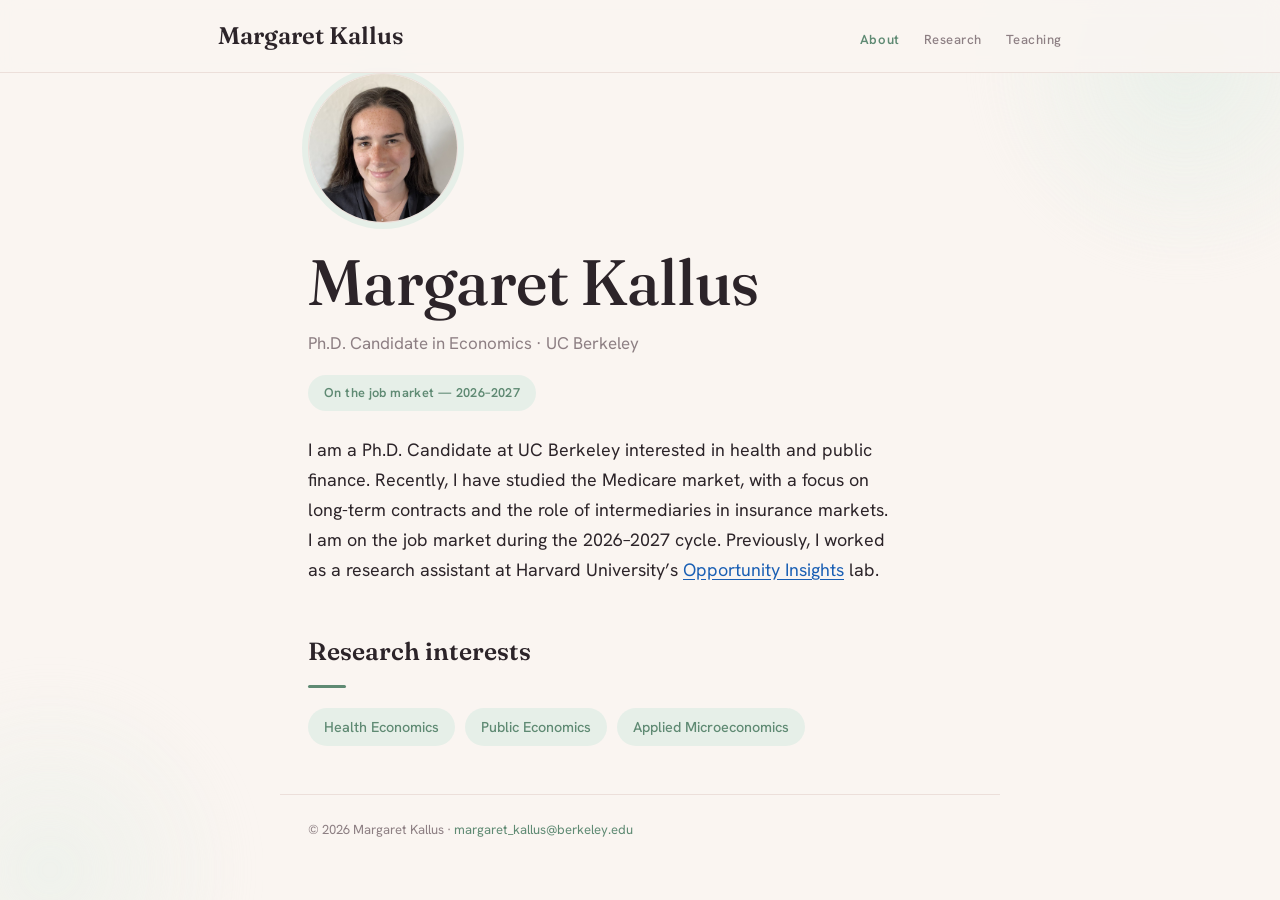
<file: index.html>
<!DOCTYPE html>
<html lang="en">
<head>
<meta charset="UTF-8">
<meta name="viewport" content="width=device-width, initial-scale=1.0">
<title>Margaret Kallus — Economics</title>
<meta name="description" content="Margaret Kallus, Ph.D. Candidate in Economics at UC Berkeley. On the academic job market, 2026–2027.">
<link rel="preconnect" href="https://fonts.googleapis.com">
<link rel="preconnect" href="https://fonts.gstatic.com" crossorigin>
<link href="https://fonts.googleapis.com/css2?family=Fraunces:ital,opsz,wght@0,9..144,400;0,9..144,500;0,9..144,600;0,9..144,700;1,9..144,400&family=Hanken+Grotesk:wght@300;400;500;600;700&display=swap" rel="stylesheet">
<link rel="stylesheet" href="style.css?v=3">
</head>
<body>
  <header class="topbar">
    <div class="bar-inner">
      <a class="wordmark" href="index.html">Margaret Kallus</a>
      <nav class="nav">
        <a href="index.html" class="active">About</a>
        <a href="research.html">Research</a>
        <a href="teaching.html">Teaching</a>
      </nav>
    </div>
  </header>

  <main class="wrap">
    <section class="hero reveal">
      <div class="photo"><img src="headshot.jpg" alt="Margaret Kallus" width="150" height="150"></div>
      <h1 class="name">Margaret Kallus</h1>
      <p class="role">Ph.D. Candidate in Economics · UC Berkeley</p>
      <span class="status">On the job market — 2026–2027</span>
      <p class="lede">I am a Ph.D. Candidate at UC Berkeley interested in health and public finance. Recently, I have studied the Medicare market, with a focus on long-term contracts and the role of intermediaries in insurance markets. I am on the job market during the 2026–2027 cycle. Previously, I worked as a research assistant at Harvard University’s <a href="https://opportunityinsights.org/" target="_blank" rel="noopener">Opportunity Insights</a> lab.</p>
    </section>

    <section class="section reveal" style="animation-delay:.08s">
      <h2 class="sec-title">Research interests</h2>
      <div class="tags">
        <span class="tag">Health Economics</span>
        <span class="tag">Public Economics</span>
        <span class="tag">Applied Microeconomics</span>
      </div>
    </section>
  </main>

  <footer class="site-footer">© 2026 Margaret Kallus · <a href="mailto:margaret_kallus@berkeley.edu">margaret_kallus@berkeley.edu</a></footer>
</body>
</html>
</file>
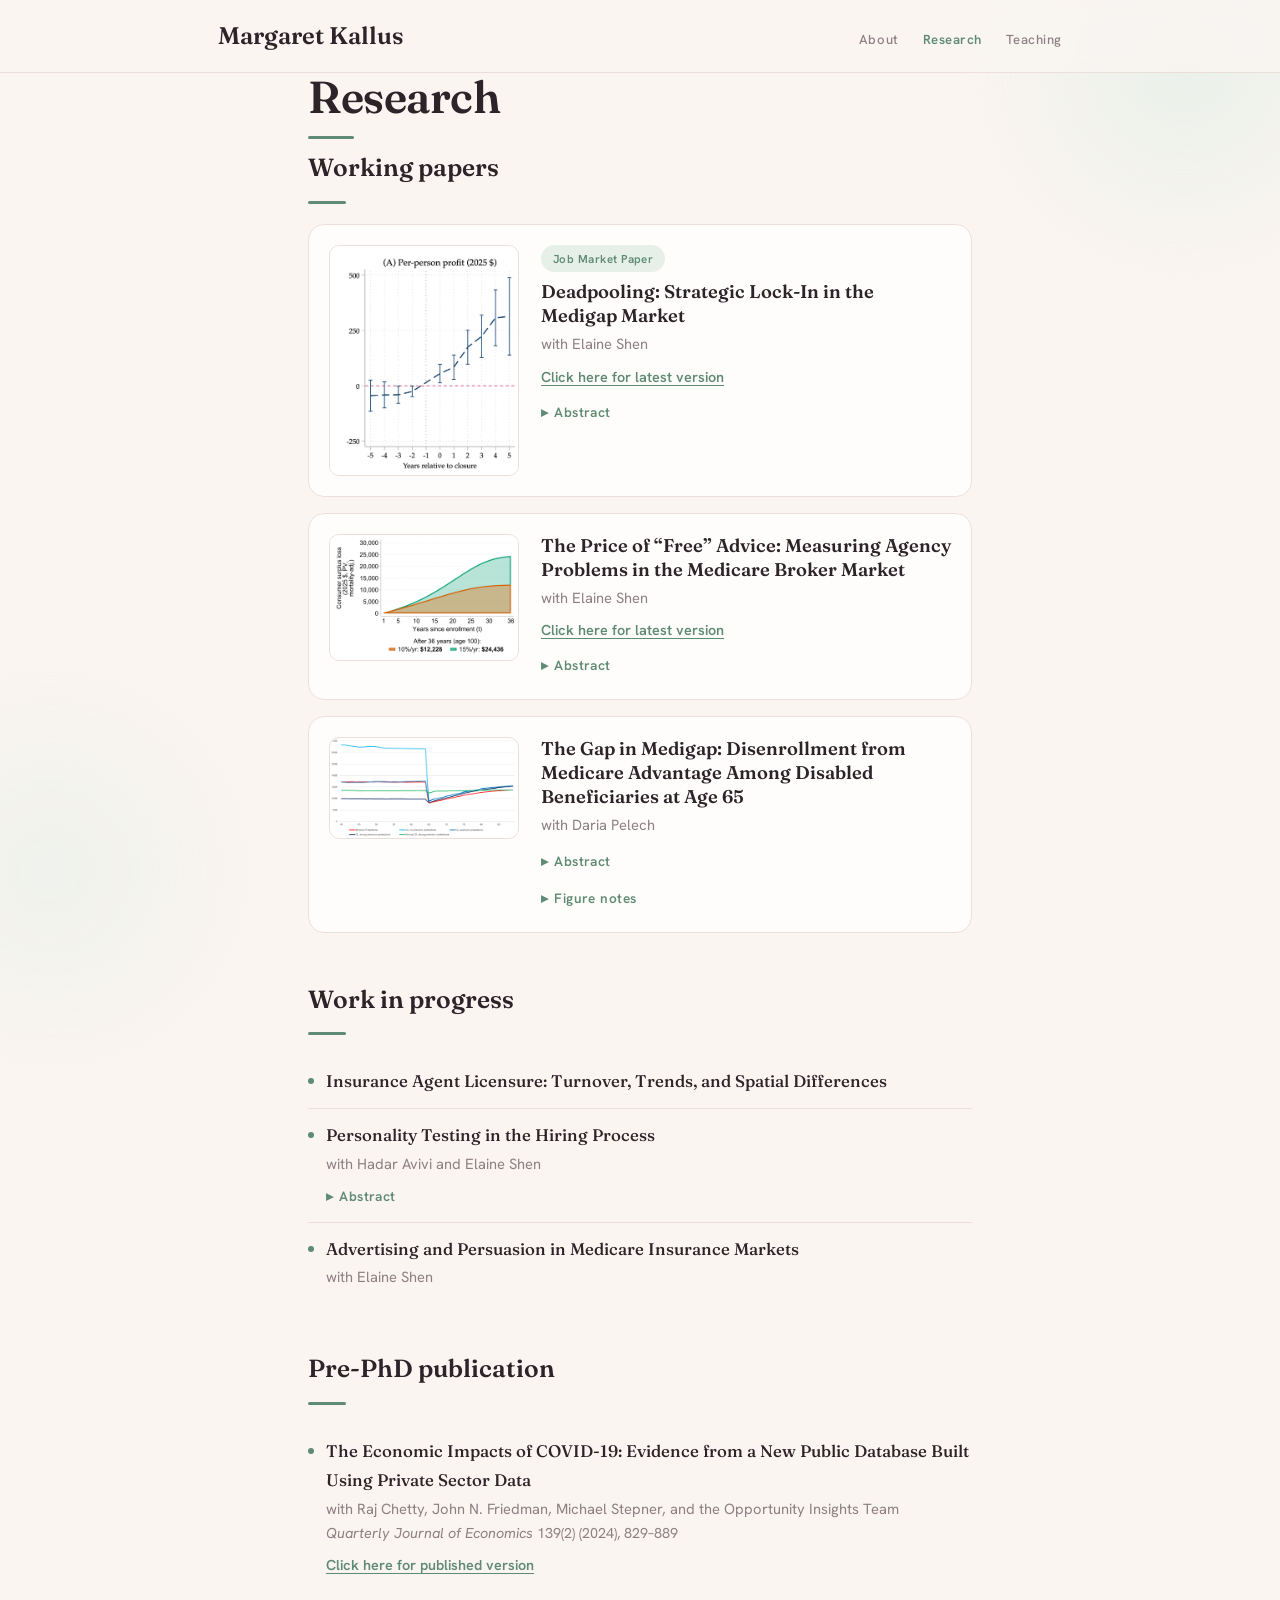
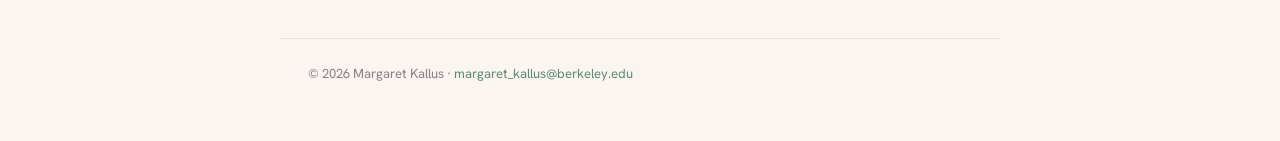
<file: research.html>
<!DOCTYPE html>
<html lang="en">
<head>
<meta charset="UTF-8">
<meta name="viewport" content="width=device-width, initial-scale=1.0">
<title>Research — Margaret Kallus</title>
<link rel="preconnect" href="https://fonts.googleapis.com">
<link rel="preconnect" href="https://fonts.gstatic.com" crossorigin>
<link href="https://fonts.googleapis.com/css2?family=Fraunces:ital,opsz,wght@0,9..144,400;0,9..144,500;0,9..144,600;0,9..144,700;1,9..144,400&family=Hanken+Grotesk:wght@300;400;500;600;700&display=swap" rel="stylesheet">
<link rel="stylesheet" href="style.css?v=3">
</head>
<body>
  <header class="topbar">
    <div class="bar-inner">
      <a class="wordmark" href="index.html">Margaret Kallus</a>
      <nav class="nav">
        <a href="index.html">About</a>
        <a href="research.html" class="active">Research</a>
        <a href="teaching.html">Teaching</a>
      </nav>
    </div>
  </header>

  <main class="wrap">
    <h1 class="page-title reveal">Research</h1>
    <h2 class="sec-title reveal" style="animation-delay:.04s">Working papers</h2>

    <article class="paper reveal" style="animation-delay:.06s">
      <div class="paper-img"><img src="images/deadpooling.png" alt="Event study: per-person profit rises after a Medigap block closes (Figure 7, panel A)" loading="lazy"></div>
      <div class="paper-body">
        <span class="paper-badge">Job Market Paper</span>
        <h3 class="paper-title">Deadpooling: Strategic Lock-In in the Medigap Market</h3>
        <p class="paper-authors">with Elaine Shen</p>
        <p class="paper-link"><a href="Kallus_JMP_draft.pdf">Click here for latest version</a></p>
        <details>
          <summary>Abstract</summary>
          <p>One way to induce low-risk consumers to purchase insurance is to ask them to make long-term choices, as risk is usually more uncertain over longer horizons. However, if there are barriers to switching between insurers, long-term contracts can give firms ex-post market power over their enrollees. In the Medigap market, regulators prevent adverse selection by locking people in to their plan; after an initial enrollment window, insurers may reject applicants who fail medical underwriting, so most enrollees have only one opportunity to shop. We show that insurers profit from this lock-in through corporate structure. Linking two decades of Medigap filings to parent–subsidiary ownership records, we document deadpooling. In this practice, one subsidiary closes a plan to new enrollees, a sister subsidiary opens a replacement for healthy applicants, and premiums rise on the enrollees left behind. From 2006–2020, 17.6% of Medigap life-years are spent in plans that deadpool. Using a Callaway–Sant’Anna staggered difference-in-differences design, we find that an enrollee who stays in their plan pays $762 more in premiums five years after closure than if their plan had not closed. Including switching costs and lost coverage, seniors lose $1.67 in consumer surplus per dollar of insurer gain. With variation from the staggered adoption of switching laws in six states, we find that allowing enrollees to switch plans annually reduces enrollment in deadpooling plans by 18%. A calibrated model shows that policies that do not rely on consumer attention may better improve market outcomes.</p>
        </details>
      </div>
    </article>

    <article class="paper reveal" style="animation-delay:.08s">
      <div class="paper-img"><img src="images/broker_advice.png" alt="Cumulative consumer surplus loss from dominated broker recommendations over years since enrollment" loading="lazy"></div>
      <div class="paper-body">
        <h3 class="paper-title">The Price of “Free” Advice: Measuring Agency Problems in the Medicare Broker Market</h3>
        <p class="paper-authors">with Elaine Shen</p>
        <p class="paper-link"><a href="https://www.elaine-shen.com/jmp/">Click here for latest version</a></p>
        <details>
          <summary>Abstract</summary>
          <p>Consumers turn to experts because they cannot evaluate complex choices, yet these same frictions can leave them unable to evaluate the experts themselves. Agency problems can therefore persist even in competitive, highly regulated markets. We study this problem in the Medicare insurance broker market, a market serving almost 70 million seniors and individuals with disabilities. We conduct an audit study where we hire senior “secret shoppers” to make 637 calls to randomly assigned brokers. Brokers provide at least one misaligned recommendation on 52% of calls and dominated recommendations can cost seniors over $12,000 in present-value lifetime wealth. A natural experiment eliminating broker commissions reduces steering towards a higher-commission plan by 21p.p., but does not eliminate it. A treatment variation designed to increase perceived competition by signaling that seniors will collect multiple recommendations causes brokers to recommend lower-priced plans. Competing on price, however, may also lower plan quality and consumer surplus. Using a structural model to estimate counterfactual policies, we find that supply-side reforms such as equalizing commissions and directing seniors to more experienced brokers lead to larger gains in consumer surplus than policies that can be directly implemented by seniors themselves (e.g. consumer feedback and competitive pressure). The findings highlight limitations to using consumer choice and competition to discipline markets for complex products.</p>
        </details>
      </div>
    </article>

    <article class="paper reveal" style="animation-delay:.1s">
      <div class="paper-img"><img src="images/medigap_premiums_by_age.png" alt="Average annual Medigap premiums by age, grouped by states’ Medigap consumer protections: premiums before 65 vary widely across state groups and converge after 65" loading="lazy"></div>
      <div class="paper-body">
        <h3 class="paper-title">The Gap in Medigap: Disenrollment from Medicare Advantage Among Disabled Beneficiaries at Age 65</h3>
        <p class="paper-authors">with Daria Pelech</p>
        <details>
          <summary>Abstract</summary>
          <p>Medicare provides essential coverage for roughly 7 million disabled individuals, but fee-for-service Medicare’s cost sharing can expose beneficiaries to substantial financial risk. Medigap plans help cover these costs, yet access for beneficiaries under age 65 varies widely among states. Some states don’t require insurers to offer Medigap coverage to younger beneficiaries; others permit substantially higher premiums.</p>
          <p>We combined Medigap premium data with beneficiary-level enrollment records to examine how Medigap policies affect coverage decisions. At age 65, all Medicare beneficiaries have guaranteed issue rights in Medigap; insurers must offer Medigap coverage without health-based underwriting. Using this policy change and variation in state regulations, we tested whether disabled beneficiaries disenrolled from Medicare Advantage (MA), Medigap’s primary substitute.</p>
          <p>Among disabled beneficiaries enrolled in MA for at least one year, disenrollment at age 65 was roughly three times the baseline rate and varied substantially by state policy. Disenrollment increased most in states with limited Medigap access before age 65 and was lower where regulations expanded access and affordability. These findings suggest that Medigap policies significantly influence coverage choices among disabled Medicare beneficiaries.</p>
        </details>
        <details>
          <summary>Figure notes</summary>
          <p>Source: Authors’ analyses of CSG, Mark Farrah, and Medicare data. Notes: The figure shows average annual enrollment-weighted Medigap premiums by age in the sample, grouped based on states’ Medigap consumer protections. CSG premiums are weighted using enrollment from Mark Farrah data by state, year, plan letter, and company. Premiums are then assigned to Medicare beneficiaries based on their age, sex, zip code, and year. All premiums are for non-smokers during guaranteed issue periods.</p>
        </details>
      </div>
    </article>

    <section class="section">
      <h2 class="sec-title reveal" style="animation-delay:.12s">Work in progress</h2>
      <ul class="wip reveal" style="animation-delay:.14s">
        <li><span class="wip-title">Insurance Agent Licensure: Turnover, Trends, and Spatial Differences</span></li>
        <li>
          <span class="wip-title">Personality Testing in the Hiring Process</span> <span class="paper-authors">with Hadar Avivi and Elaine Shen</span>
          <details>
            <summary>Abstract</summary>
            <p>In recent years many firms have begun using personality assessments to screen job applicants; however, the effectiveness of such screens has not been tested. We study the effectiveness of these tests using proprietary data from a large personality assessment provider.</p>
          </details>
        </li>
        <li><span class="wip-title">Advertising and Persuasion in Medicare Insurance Markets</span> <span class="paper-authors">with Elaine Shen</span></li>
      </ul>
    </section>

    <section class="section">
      <h2 class="sec-title reveal" style="animation-delay:.16s">Pre-PhD publication</h2>
      <ul class="wip reveal" style="animation-delay:.18s">
        <li>
          <span class="wip-title">The Economic Impacts of COVID-19: Evidence from a New Public Database Built Using Private Sector Data</span>
          <span class="paper-authors">with Raj Chetty, John N. Friedman, Michael Stepner, and the Opportunity Insights Team</span>
          <span class="paper-venue"><em>Quarterly Journal of Economics</em> 139(2) (2024), 829–889</span>
          <p class="paper-link"><a href="https://doi.org/10.1093/qje/qjad048">Click here for published version</a></p>
        </li>
      </ul>
    </section>
  </main>

  <footer class="site-footer">© 2026 Margaret Kallus · <a href="mailto:margaret_kallus@berkeley.edu">margaret_kallus@berkeley.edu</a></footer>
</body>
</html>
</file>
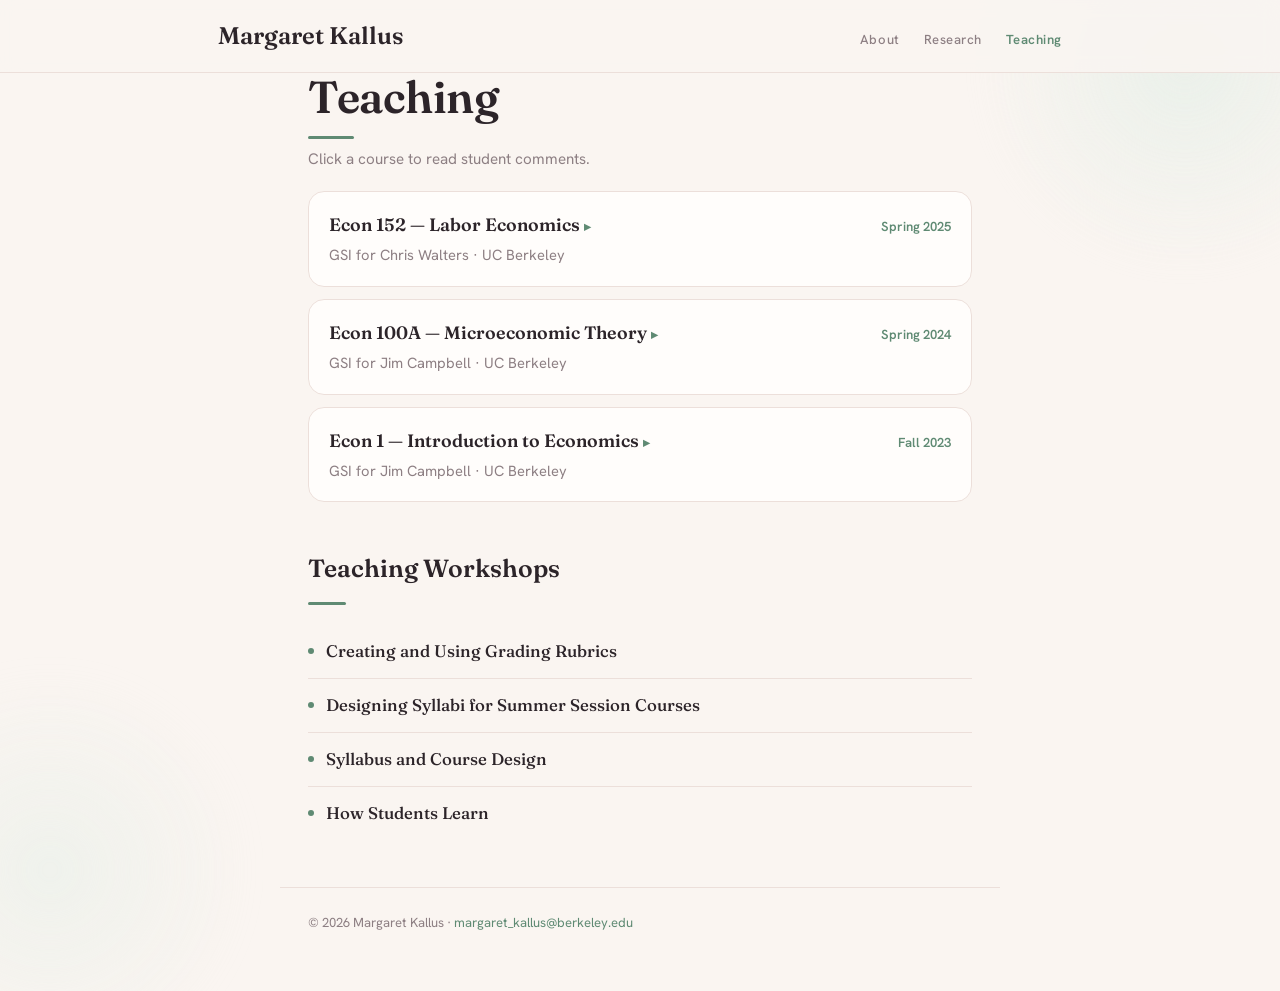
<file: teaching.html>
<!DOCTYPE html>
<html lang="en">
<head>
<meta charset="UTF-8">
<meta name="viewport" content="width=device-width, initial-scale=1.0">
<title>Teaching — Margaret Kallus</title>
<link rel="preconnect" href="https://fonts.googleapis.com">
<link rel="preconnect" href="https://fonts.gstatic.com" crossorigin>
<link href="https://fonts.googleapis.com/css2?family=Fraunces:ital,opsz,wght@0,9..144,400;0,9..144,500;0,9..144,600;0,9..144,700;1,9..144,400&family=Hanken+Grotesk:wght@300;400;500;600;700&display=swap" rel="stylesheet">
<link rel="stylesheet" href="style.css?v=3">
</head>
<body>
  <header class="topbar">
    <div class="bar-inner">
      <a class="wordmark" href="index.html">Margaret Kallus</a>
      <nav class="nav">
        <a href="index.html">About</a>
        <a href="research.html">Research</a>
        <a href="teaching.html" class="active">Teaching</a>
      </nav>
    </div>
  </header>

  <main class="wrap">
    <h1 class="page-title reveal">Teaching</h1>
    <p class="page-note reveal" style="animation-delay:.04s">Click a course to read student comments.</p>
    <div class="reveal" style="animation-delay:.06s">
      <details class="course">
        <summary class="course-sum">
          <div class="course-head">
            <div><div class="cname">Econ 152 — Labor Economics</div><div class="cmeta">GSI for Chris Walters · UC Berkeley</div></div>
            <div class="cterm">Spring 2025</div>
          </div>
        </summary>
        <div class="quotes">
          <p class="quotes-label">What students said</p>
          <blockquote>“Margaret was very good at helping during office hours and explaining how to attempt problem sets.”</blockquote>
          <blockquote>“Super attentive towards students’ questions and explained material thoroughly.”</blockquote>
        </div>
      </details>
      <details class="course">
        <summary class="course-sum">
          <div class="course-head">
            <div><div class="cname">Econ 100A — Microeconomic Theory</div><div class="cmeta">GSI for Jim Campbell · UC Berkeley</div></div>
            <div class="cterm">Spring 2024</div>
          </div>
        </summary>
        <div class="quotes">
          <p class="quotes-label">What students said</p>
          <blockquote>“Margaret is the best. She cared deeply for all of us and prepared us for the midterms extremely well. She is a gem. She connected with us and made her passion for economics and teaching clear.”</blockquote>
          <blockquote>“Margaret was extremely good at pacing the material, making sure everyone understood, and showing lots of patience.”</blockquote>
          <blockquote>“The GSI always tried to make the class environment engaging and inclusive by checking in with the students and pausing to make sure everyone understood the concepts. … She also provided positive, constructive feedback when students were doing presentations and shared their thoughts.”</blockquote>
        </div>
      </details>
      <details class="course">
        <summary class="course-sum">
          <div class="course-head">
            <div><div class="cname">Econ 1 — Introduction to Economics</div><div class="cmeta">GSI for Jim Campbell · UC Berkeley</div></div>
            <div class="cterm">Fall 2023</div>
          </div>
        </summary>
        <div class="quotes">
          <p class="quotes-label">What students said</p>
          <blockquote>“Margaret always listened to the students in section about what we wanted to focus on and needed more help on. She started doing a review of lecture terms at the start of every section, which was very helpful. … In addition, Margaret is a very lovely person and was always nice and fun to be around. Amazing section!”</blockquote>
          <blockquote>“Margaret did a really good job at taking feedback from her students in making sure that the learning style implemented in section was actually beneficial. … she did not stop until she felt everyone’s needs were met while still being open to feedback.”</blockquote>
          <blockquote>“Attend discussion! Margaret is a really good GSI and I really enjoyed being a part of her discussion section.”</blockquote>
        </div>
      </details>
    </div>

    <section class="section">
      <h2 class="sec-title reveal" style="animation-delay:.08s">Teaching Workshops</h2>
      <ul class="wip reveal" style="animation-delay:.1s">
        <li><span class="wip-title">Creating and Using Grading Rubrics</span></li>
        <li><span class="wip-title">Designing Syllabi for Summer Session Courses</span></li>
        <li><span class="wip-title">Syllabus and Course Design</span></li>
        <li><span class="wip-title">How Students Learn</span></li>
      </ul>
    </section>
  </main>

  <footer class="site-footer">© 2026 Margaret Kallus · <a href="mailto:margaret_kallus@berkeley.edu">margaret_kallus@berkeley.edu</a></footer>
</body>
</html>
</file>
<file: style.css>
/* =========================================================
   Margaret Kallus — modern / lightly feminine (sage)
   Fraunces (display) + Hanken Grotesk (body)
   ========================================================= */
:root {
  --bg:#faf5f1; --surface:#fffdfb; --ink:#2c2429; --muted:#8d7f83; --line:#ecdfda;
  --accent:#5f8a73; --accent-soft:#e6efe8;
  --disp:'Fraunces', serif; --body:'Hanken Grotesk', sans-serif;
}
*, *::before, *::after { box-sizing: border-box; margin: 0; padding: 0; }

html { scroll-behavior: smooth; }
body {
  background: var(--bg); color: var(--ink); font-family: var(--body);
  line-height: 1.68; -webkit-font-smoothing: antialiased; text-rendering: optimizeLegibility;
  position: relative; overflow-x: hidden; min-height: 100vh;
}
body::before {
  content:""; position: fixed; top:-150px; right:-120px; width: 430px; height: 430px;
  background: radial-gradient(circle, var(--accent-soft), transparent 68%);
  filter: blur(14px); opacity: .8; z-index: 0; pointer-events: none;
}
body::after {
  content:""; position: fixed; bottom:-170px; left:-150px; width: 400px; height: 400px;
  background: radial-gradient(circle, var(--accent-soft), transparent 70%);
  filter: blur(16px); opacity: .55; z-index: 0; pointer-events: none;
}

/* ---------- NAV ---------- */
.topbar {
  position: sticky; top: 0; z-index: 50;
  background: rgba(250,245,241,.86); backdrop-filter: blur(10px);
  border-bottom: 1px solid var(--line);
}
.bar-inner {
  max-width: 900px; margin: 0 auto; padding: 16px 28px;
  display: flex; align-items: baseline; justify-content: space-between; gap: 20px; flex-wrap: wrap;
}
.wordmark { font-family: var(--disp); font-size: 1.5rem; font-weight: 600; text-decoration: none; color: var(--ink); }
.nav { display: flex; gap: 24px; }
.nav a {
  text-decoration: none; color: var(--muted); font-size: .82rem; letter-spacing: .04em;
  font-weight: 500; transition: color .2s;
}
.nav a:hover { color: var(--ink); }
.nav a.active { color: var(--accent); font-weight: 600; }

/* ---------- LAYOUT ---------- */
.wrap { max-width: 720px; margin: 0 auto; padding: 0 28px; position: relative; z-index: 1; }
main { padding: 54px 0 20px; }

.page-title { font-family: var(--disp); font-weight: 600; font-size: clamp(2.2rem, 5vw, 2.8rem); line-height: 1.05; letter-spacing: -.01em; }
.page-title::after { content:""; display:block; width: 46px; height: 3px; border-radius: 3px; background: var(--accent); margin-top: 16px; margin-bottom: 8px; }

/* ---------- HERO (home) ---------- */
.photo {
  width: 150px; height: 150px; border-radius: 50%; background: var(--surface); overflow: hidden;
  border: 1px solid var(--line); box-shadow: 0 0 0 6px var(--accent-soft);
  display: grid; place-items: center; color: var(--muted); font-size: .68rem;
  letter-spacing: .08em; text-transform: uppercase; text-align: center; line-height: 1.4;
  margin-bottom: 26px;
}
.photo img { width: 100%; height: 100%; object-fit: cover; display: block; }
.name { font-family: var(--disp); font-weight: 500; font-size: clamp(2.7rem, 7vw, 4rem); line-height: 1.02; letter-spacing: -.01em; }
.role { color: var(--muted); margin-top: 14px; font-size: 1.06rem; }
.status {
  display: inline-block; margin-top: 18px; background: var(--accent-soft); color: var(--accent);
  font-weight: 600; font-size: .8rem; letter-spacing: .03em; padding: 7px 16px; border-radius: 999px;
}
.lede { margin-top: 24px; max-width: 58ch; font-size: 1.12rem; }
.lede + .lede { margin-top: 14px; }

/* ---------- SECTIONS ---------- */
.section { margin-top: 46px; }
.sec-title { font-family: var(--disp); font-weight: 600; font-size: 1.55rem; }
.sec-title::after { content:""; display:block; width: 38px; height: 3px; border-radius: 3px; background: var(--accent); margin-top: 12px; margin-bottom: 20px; }

.tags { display: flex; flex-wrap: wrap; gap: 10px; }
.tag { font-size: .9rem; font-weight: 500; padding: 7px 16px; border-radius: 999px; background: var(--accent-soft); color: var(--accent); }

.coming { color: var(--muted); font-size: 1.12rem; font-style: italic; }

/* ---------- RESEARCH ---------- */
.paper {
  background: var(--surface); border: 1px solid var(--line); border-radius: 16px;
  padding: 20px; margin-bottom: 16px; display: grid; grid-template-columns: 190px minmax(0, 1fr); gap: 22px;
  align-items: start; transition: box-shadow .2s ease, border-color .2s;
}
.paper-noimg { grid-template-columns: minmax(0, 1fr); }
.paper:hover { box-shadow: 0 8px 24px rgba(44,36,41,.06); border-color: var(--accent); }
.paper-img { display: block; border-radius: 10px; overflow: hidden; border: 1px solid var(--line); background: #fff; }
.paper-img img { width: 100%; height: auto; display: block; }
.paper-badge {
  display: inline-block; background: var(--accent-soft); color: var(--accent); font-weight: 600;
  font-size: .72rem; letter-spacing: .04em; padding: 4px 12px; border-radius: 999px; margin-bottom: 8px;
}
.paper-title { font-family: var(--disp); font-weight: 600; font-size: 1.15rem; line-height: 1.3; }
.paper-title a { color: var(--ink); text-decoration: none; }
.paper-title a:hover { color: var(--accent); }
.paper-authors { color: var(--muted); font-size: .92rem; margin-top: 4px; }
.paper-link { margin-top: 8px; font-size: .9rem; }
.paper-link a { color: var(--accent); font-weight: 600; text-decoration: underline; text-underline-offset: 3px; }
.paper details { margin-top: 10px; }
.wip details { margin-top: 6px; }
.paper summary, .wip summary {
  cursor: pointer; color: var(--accent); font-weight: 600; font-size: .85rem; letter-spacing: .03em;
  list-style: none; display: inline-flex; align-items: center; gap: 6px;
}
.paper summary::-webkit-details-marker, .wip summary::-webkit-details-marker { display: none; }
.paper summary::before, .wip summary::before { content: "▸"; transition: transform .2s; }
.paper details[open] summary::before, .wip details[open] summary::before { transform: rotate(90deg); }
.paper details p, .wip details p { margin-top: 10px; font-size: .94rem; line-height: 1.62; }

.wip { list-style: none; }
.wip li { padding: 12px 0 12px 18px; border-bottom: 1px solid var(--line); position: relative; }
.wip li:last-child { border-bottom: 0; }
.wip li::before { content: ""; position: absolute; left: 0; top: 23px; width: 6px; height: 6px; border-radius: 50%; background: var(--accent); }
.wip-title { font-family: var(--disp); font-weight: 500; font-size: 1.05rem; }
.wip .paper-authors { display: block; margin-top: 2px; }
.paper-venue { display: block; color: var(--muted); font-size: .9rem; }

/* ---------- TEACHING ---------- */
.course {
  background: var(--surface); border: 1px solid var(--line); border-radius: 16px;
  margin-bottom: 12px; transition: transform .15s ease, box-shadow .2s ease, border-color .2s;
}
.course:hover, .course[open] { box-shadow: 0 8px 24px rgba(44,36,41,.06); border-color: var(--accent); }
.course-sum { display: block; cursor: pointer; list-style: none; padding: 18px 20px; }
.course-sum::-webkit-details-marker { display: none; }
.course-sum::marker { content: ""; }
.course-head { display: flex; justify-content: space-between; gap: 16px; align-items: baseline; }
.course .cname { font-family: var(--disp); font-weight: 600; font-size: 1.12rem; }
.course .cname::after { content: " ▸"; color: var(--accent); font-size: .8rem; display: inline-block; transition: transform .2s; margin-left: 4px; }
.course[open] .cname::after { transform: rotate(90deg); }
.course .cmeta { color: var(--muted); font-size: .92rem; margin-top: 3px; }
.course .cterm { color: var(--accent); font-weight: 600; font-size: .82rem; white-space: nowrap; }
.quotes { padding: 0 20px 18px; border-top: 1px solid var(--line); }
.quotes-label { color: var(--muted); font-size: .78rem; letter-spacing: .06em; text-transform: uppercase; font-weight: 600; margin: 14px 0 4px; }
.quotes blockquote {
  margin-top: 10px; padding: 2px 0 2px 14px; border-left: 3px solid var(--accent-soft);
  font-size: .95rem; line-height: 1.6; font-style: italic;
}
.page-note { color: var(--muted); font-size: .95rem; margin-bottom: 18px; }
.muted-note { color: var(--muted); font-style: italic; margin-top: 20px; font-size: .92rem; }

/* ---------- CV ---------- */
.cv-card { background: var(--accent-soft); border-radius: 18px; padding: 28px 30px; font-size: 1.12rem; max-width: 60ch; }
.cv-card strong { color: var(--accent); }

/* ---------- FOOTER ---------- */
.site-footer { max-width: 720px; margin: 48px auto 0; padding: 24px 28px 56px; position: relative; z-index: 1; border-top: 1px solid var(--line); color: var(--muted); font-size: .82rem; }
.site-footer a { color: var(--accent); text-decoration: none; }

/* ---------- ANIMATION ---------- */
.reveal { opacity:0; transform: translateY(14px); animation: rise .7s cubic-bezier(.2,.7,.2,1) forwards; }
@keyframes rise { to { opacity:1; transform:none; } }

@media (max-width: 560px) {
  .bar-inner { flex-direction: column; align-items: center; gap: 12px; }
  .nav { gap: 18px; }
  .course-head { flex-direction: column; gap: 4px; }
  .paper { grid-template-columns: minmax(0, 1fr); }
  .paper-img { max-width: 360px; }
}

.lede a { color: #1a5fb4; text-decoration: underline; text-underline-offset: 3px; }
.lede a:hover { color: #0b3d7a; }
</file>
